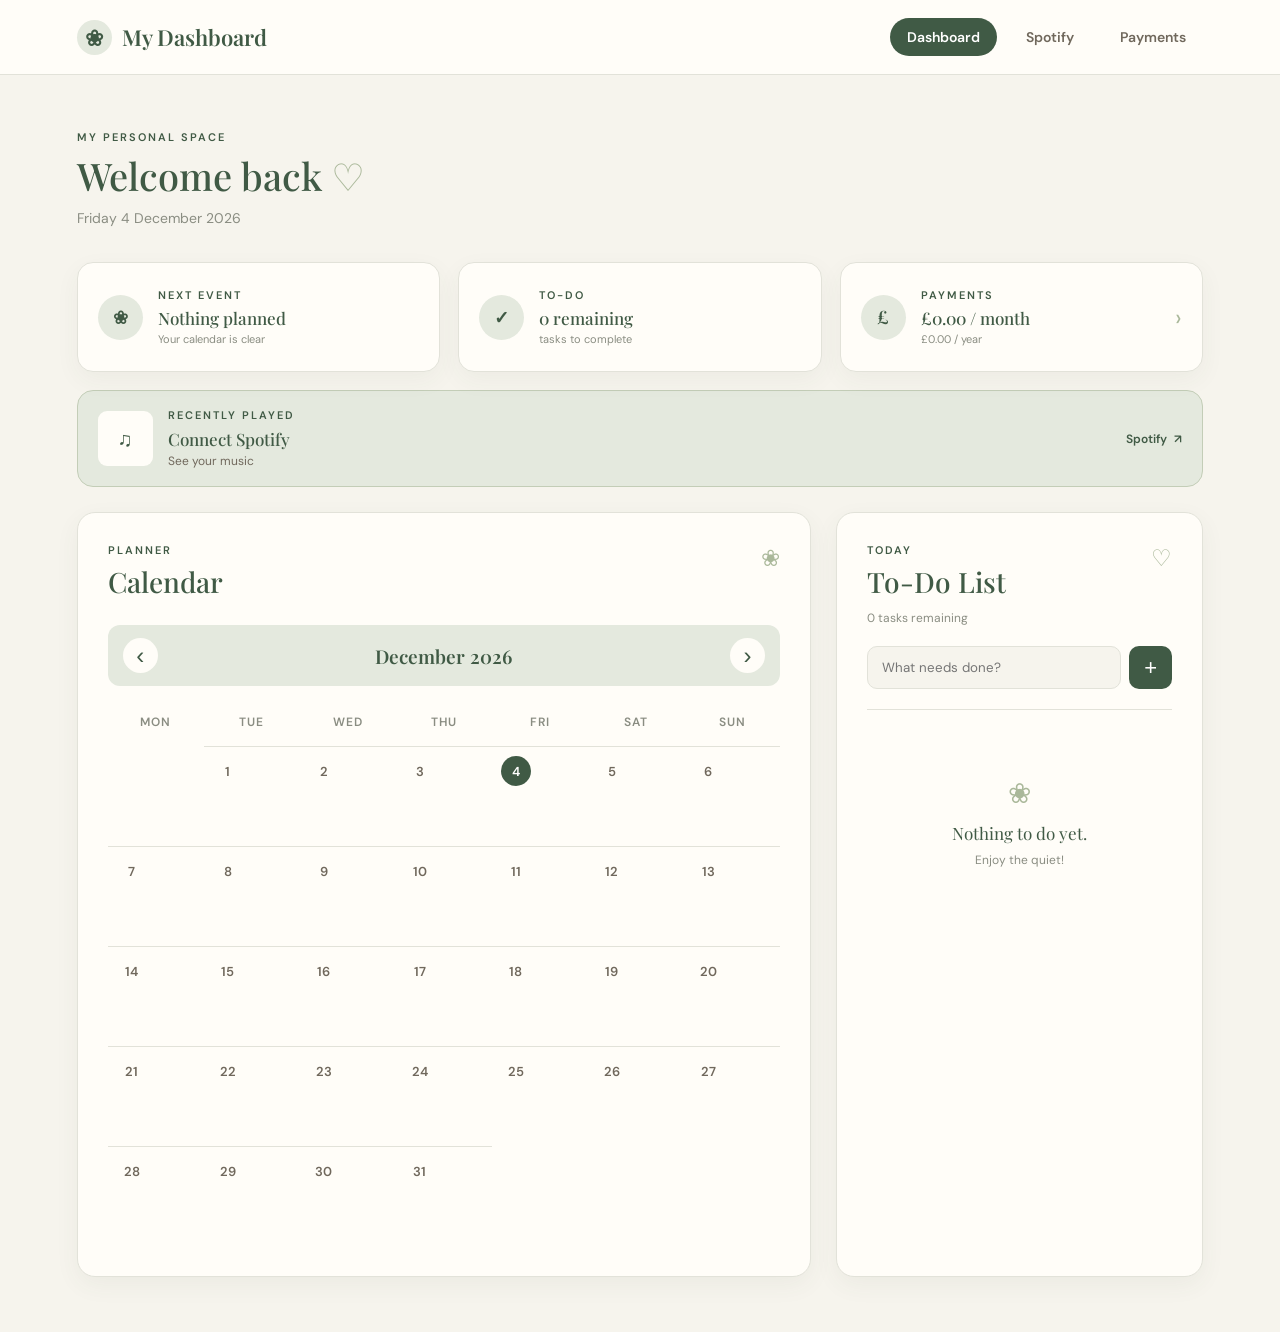
<file: index.html>
<!DOCTYPE html>
<html lang="en">

<head>
    <meta charset="UTF-8">
    <meta name="viewport" content="width=device-width, initial-scale=1.0">

    <title>My Dashboard</title>

    <!-- Fonts -->
    <link rel="preconnect" href="https://fonts.googleapis.com">
    <link rel="preconnect" href="https://fonts.gstatic.com" crossorigin>
    <link href="https://fonts.googleapis.com/css2?family=DM+Sans:wght@400;500;600&family=Playfair+Display:wght@500;600&display=swap" rel="stylesheet">

    <link rel="stylesheet" href="style.css">
</head>

<body>

    <!-- NAVIGATION -->
    <header>

        <a href="index.html" class="logo">
            <span class="logo-leaf">❀</span>
            <span>My Dashboard</span>
        </a>

        <nav>
            <a class="active" href="index.html">Dashboard</a>
            <a href="spotify.html">Spotify</a>
            <a href="payments.html">Payments</a>
        </nav>

    </header>


    <main>

        <!-- WELCOME -->
        <section class="welcome">

            <p class="welcome-small">MY PERSONAL SPACE</p>

            <h1>Welcome back <span>♡</span></h1>

            <p id="current-date"></p>

        </section>
<!-- =====================================
     DASHBOARD OVERVIEW
====================================== -->

<section class="overview-grid">

    <!-- NEXT EVENT -->
    <div class="overview-card">

        <div class="overview-icon">
            ❀
        </div>

        <div class="overview-content">

            <p class="section-label">
                NEXT EVENT
            </p>

            <h3 id="overview-event-name">
                Nothing planned
            </h3>

            <p id="overview-event-date">
                Your calendar is clear
            </p>

        </div>

    </div>


    <!-- TO DO -->
    <div class="overview-card">

        <div class="overview-icon">
            ✓
        </div>

        <div class="overview-content">

            <p class="section-label">
                TO-DO
            </p>

            <h3 id="overview-task-count">
                0 remaining
            </h3>

            <p>
                tasks to complete
            </p>

        </div>

    </div>


    <!-- PAYMENTS -->
    <a
        href="payments.html"
        class="overview-card overview-link">

        <div class="overview-icon">
            £
        </div>

        <div class="overview-content">

            <p class="section-label">
                PAYMENTS
            </p>

            <h3 id="overview-monthly">
                £0.00 / month
            </h3>

            <p id="overview-yearly">
                £0.00 / year
            </p>

        </div>

        <span class="overview-arrow">
            ›
        </span>

    </a>

</section>


<!-- =====================================
     RECENT MUSIC
====================================== -->

<a
    id="overview-spotify-card"
    href="spotify.html"
    class="overview-music-card">

    <div class="overview-music-left">

        <div
            id="overview-music-placeholder"
            class="overview-album-placeholder">

            ♫

        </div>

        <img
            id="overview-album-art"
            class="overview-album-art"
            alt=""
        >

        <div class="overview-music-info">

            <p
    class="section-label"
    id="overview-spotify-label">
    RECENTLY PLAYED
</p>

            <h3 id="overview-track-name">
                Connect Spotify
            </h3>

            <p id="overview-track-artist">
                See your music
            </p>

        </div>

    </div>


    <div class="overview-spotify-link">
        Spotify
        <span>↗</span>
    </div>

</a>

        <!-- DASHBOARD -->
        <div class="dashboard-grid">


            <!-- CALENDAR -->
            <section class="card calendar-card">

                <div class="section-heading">

                    <div>
                        <p class="section-label">PLANNER</p>
                        <h2>Calendar</h2>
                    </div>

                    <span class="decoration">❀</span>

                </div>


                <div class="calendar-header">

                    <button
                        id="previous-month"
                        class="month-button"
                        aria-label="Previous month">
                        ‹
                    </button>

                    <h3 id="month-year"></h3>

                    <button
                        id="next-month"
                        class="month-button"
                        aria-label="Next month">
                        ›
                    </button>

                </div>


                <div class="calendar-weekdays">

                    <span>Mon</span>
                    <span>Tue</span>
                    <span>Wed</span>
                    <span>Thu</span>
                    <span>Fri</span>
                    <span>Sat</span>
                    <span>Sun</span>

                </div>


                <div
                    id="calendar-days"
                    class="calendar-days">
                </div>

            </section>


            <!-- TO DO -->
            <section class="card todo-card">

                <div class="section-heading">

                    <div>
                        <p class="section-label">TODAY</p>
                        <h2>To-Do List</h2>
                    </div>

                    <span class="decoration">♡</span>

                </div>


                <div class="task-summary">

                    <span id="task-count">
                        0 tasks remaining
                    </span>

                </div>


                <div class="todo-input">

                    <input
                        type="text"
                        id="todo-input"
                        placeholder="What needs done?"
                        maxlength="100"
                    >

                    <button id="add-task">
                        +
                    </button>

                </div>


                <ul id="todo-list"></ul>


                <div id="empty-tasks" class="empty-state">

                    <span>❀</span>

                    <p>Nothing to do yet.</p>

                    <small>Enjoy the quiet!</small>

                </div>

            </section>

        </div>

    </main>


    <!-- ADD EVENT MODAL -->
    <div id="event-modal" class="modal">

        <div class="modal-content">

            <button
                id="close-modal"
                class="close-modal"
                aria-label="Close">
                ×
            </button>


            <div class="modal-flower">
                ❀
            </div>


            <p class="section-label">
                CALENDAR
            </p>

            <h2>Add an Event</h2>

            <p id="selected-date"></p>


            <label for="event-name">
                What are you doing?
            </label>

            <input
                type="text"
                id="event-name"
                placeholder="e.g. Lunch with friends"
                maxlength="100"
            >


            <button
                id="save-event"
                class="save-event">
                Add to Calendar
            </button>

        </div>

    </div>


    <script src="spotify.js"></script>
<script src="script.js"></script>

</body>

</html>
</file>
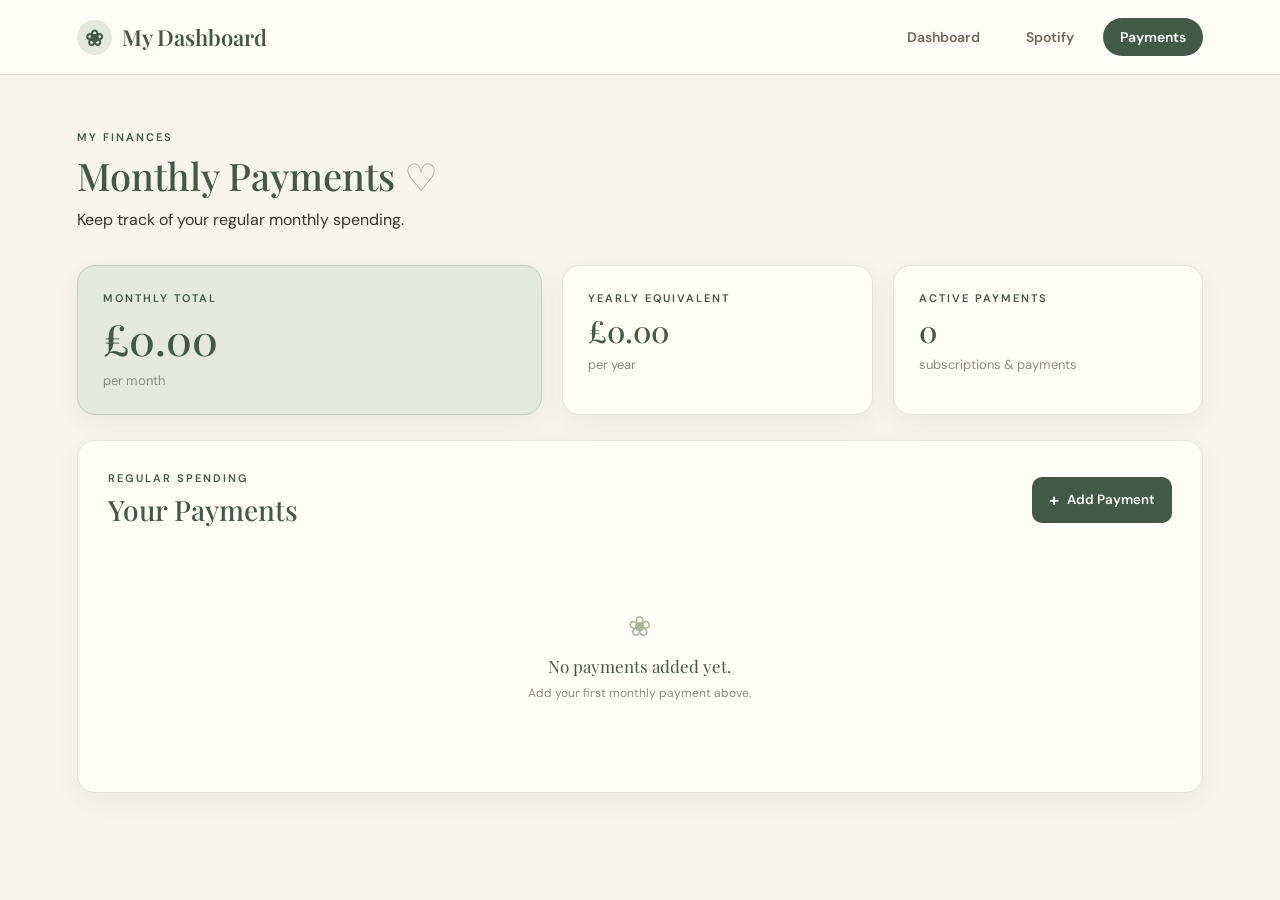
<file: payments.html>
<!DOCTYPE html>
<html lang="en">

<head>
    <meta charset="UTF-8">
    <meta name="viewport" content="width=device-width, initial-scale=1.0">

    <title>Payments | My Dashboard</title>

    <!-- Fonts -->
    <link rel="preconnect" href="https://fonts.googleapis.com">
    <link rel="preconnect" href="https://fonts.gstatic.com" crossorigin>

    <link
        href="https://fonts.googleapis.com/css2?family=DM+Sans:wght@400;500;600&family=Playfair+Display:wght@500;600&display=swap"
        rel="stylesheet"
    >

    <link rel="stylesheet" href="style.css">
</head>

<body>

    <!-- =====================================
         NAVIGATION
    ====================================== -->

    <header>

        <a href="index.html" class="logo">
            <span class="logo-leaf">❀</span>
            <span>My Dashboard</span>
        </a>

        <nav>

            <a href="index.html">
                Dashboard
            </a>

            <a href="spotify.html">
                Spotify
            </a>

            <a class="active" href="payments.html">
                Payments
            </a>

        </nav>

    </header>


    <main>

        <!-- =====================================
             PAGE TITLE
        ====================================== -->

        <section class="welcome">

            <p class="welcome-small">
                MY FINANCES
            </p>

            <h1>
                Monthly Payments <span>♡</span>
            </h1>

            <p>
                Keep track of your regular monthly spending.
            </p>

        </section>


        <!-- =====================================
             PAYMENT SUMMARY
        ====================================== -->

        <section class="payment-summary-grid">

            <!-- MONTHLY TOTAL -->

            <div class="summary-card main-summary">

                <p class="section-label">
                    MONTHLY TOTAL
                </p>

                <h2 id="monthly-total">
                    £0.00
                </h2>

                <p>
                    per month
                </p>

            </div>


            <!-- YEARLY TOTAL -->

            <div class="summary-card">

                <p class="section-label">
                    YEARLY EQUIVALENT
                </p>

                <h3 id="yearly-total">
                    £0.00
                </h3>

                <p>
                    per year
                </p>

            </div>


            <!-- ACTIVE PAYMENTS -->

            <div class="summary-card">

                <p class="section-label">
                    ACTIVE PAYMENTS
                </p>

                <h3 id="payment-count">
                    0
                </h3>

                <p>
                    subscriptions & payments
                </p>

            </div>

        </section>


        <!-- =====================================
             PAYMENTS
        ====================================== -->

        <section class="card payments-card">

            <div class="payments-heading">

                <div>

                    <p class="section-label">
                        REGULAR SPENDING
                    </p>

                    <h2>
                        Your Payments
                    </h2>

                </div>


                <button
                    id="open-payment-modal"
                    class="add-payment-button">

                    <span>+</span>
                    Add Payment

                </button>

            </div>


            <!-- PAYMENT LIST -->

            <div id="payments-list">
            </div>


            <!-- EMPTY STATE -->

            <div
                id="empty-payments"
                class="empty-state payment-empty">

                <span>❀</span>

                <p>
                    No payments added yet.
                </p>

                <small>
                    Add your first monthly payment above.
                </small>

            </div>

        </section>

    </main>


    <!-- =====================================
         ADD PAYMENT MODAL
    ====================================== -->

    <div
        id="payment-modal"
        class="modal">

        <div class="modal-content">

            <button
                id="close-payment-modal"
                class="close-modal"
                aria-label="Close">
                ×
            </button>


            <div class="modal-flower">
                ❀
            </div>


            <p class="section-label">
                PAYMENTS
            </p>


            <h2>
                Add a Payment
            </h2>


            <p class="modal-description">
                Add one of your regular monthly payments.
            </p>


            <!-- NAME -->

            <label for="payment-name">
                Payment name
            </label>

            <input
                type="text"
                id="payment-name"
                class="payment-input"
                placeholder="e.g. Spotify"
                maxlength="50"
            >


            <!-- AMOUNT -->

            <label for="payment-amount">
                Monthly amount
            </label>

            <div class="money-input">

                <span>£</span>

                <input
                    type="number"
                    id="payment-amount"
                    placeholder="0.00"
                    min="0"
                    step="0.01"
                >

            </div>


            <!-- CATEGORY -->

            <label for="payment-category">
                Category
            </label>

            <select
                id="payment-category"
                class="payment-select">

                <option value="Entertainment">
                    Entertainment
                </option>

                <option value="Music">
                    Music
                </option>

                <option value="Gaming">
                    Gaming
                </option>

                <option value="Phone">
                    Phone
                </option>

                <option value="Software">
                    Software
                </option>

                <option value="Other">
                    Other
                </option>

            </select>


            <button
                id="save-payment"
                class="save-event">

                Add Payment

            </button>

        </div>

    </div>


    <!-- =====================================
         PAYMENT JAVASCRIPT
    ====================================== -->

    <script>

        // ================================
        // ELEMENTS
        // ================================

        const paymentsList =
            document.getElementById("payments-list");

        const emptyPayments =
            document.getElementById("empty-payments");

        const monthlyTotal =
            document.getElementById("monthly-total");

        const yearlyTotal =
            document.getElementById("yearly-total");

        const paymentCount =
            document.getElementById("payment-count");


        // MODAL

        const paymentModal =
            document.getElementById("payment-modal");

        const openPaymentModalButton =
            document.getElementById("open-payment-modal");

        const closePaymentModalButton =
            document.getElementById("close-payment-modal");

        const savePaymentButton =
            document.getElementById("save-payment");


        // INPUTS

        const paymentNameInput =
            document.getElementById("payment-name");

        const paymentAmountInput =
            document.getElementById("payment-amount");

        const paymentCategoryInput =
            document.getElementById("payment-category");


        // ================================
        // LOAD PAYMENTS
        // ================================

        let payments =
            JSON.parse(
                localStorage.getItem("monthlyPayments")
            ) || [];


        // ================================
        // MONEY FORMAT
        // ================================

        function formatMoney(amount) {

            return new Intl.NumberFormat(
                "en-GB",
                {
                    style: "currency",
                    currency: "GBP"
                }
            ).format(amount);

        }


        // ================================
        // DISPLAY PAYMENTS
        // ================================

        function displayPayments() {

            paymentsList.innerHTML = "";


            if (payments.length === 0) {

                emptyPayments.style.display =
                    "block";

            } else {

                emptyPayments.style.display =
                    "none";

            }


            payments.forEach(
                function(payment, index) {

                    // PAYMENT ROW

                    const paymentItem =
                        document.createElement("div");

                    paymentItem.classList.add(
                        "payment-item"
                    );


                    // LEFT SIDE

                    const paymentInfo =
                        document.createElement("div");

                    paymentInfo.classList.add(
                        "payment-info"
                    );


                    const icon =
                        document.createElement("div");

                    icon.classList.add(
                        "payment-icon"
                    );

                    icon.textContent = "❀";


                    const paymentText =
                        document.createElement("div");


                    const name =
                        document.createElement("h3");

                    name.textContent =
                        payment.name;


                    const category =
                        document.createElement("p");

                    category.textContent =
                        payment.category;


                    paymentText.appendChild(name);

                    paymentText.appendChild(category);


                    paymentInfo.appendChild(icon);

                    paymentInfo.appendChild(
                        paymentText
                    );


                    // RIGHT SIDE

                    const paymentRight =
                        document.createElement("div");

                    paymentRight.classList.add(
                        "payment-right"
                    );


                    const amount =
                        document.createElement("strong");

                    amount.textContent =
                        formatMoney(payment.amount);


                    const removeButton =
                        document.createElement("button");

                    removeButton.classList.add(
                        "remove-payment"
                    );

                    removeButton.textContent = "×";

                    removeButton.title =
                        "Remove payment";


                    removeButton.addEventListener(
                        "click",
                        function() {

                            removePayment(index);

                        }
                    );


                    paymentRight.appendChild(amount);

                    paymentRight.appendChild(
                        removeButton
                    );


                    paymentItem.appendChild(
                        paymentInfo
                    );

                    paymentItem.appendChild(
                        paymentRight
                    );


                    paymentsList.appendChild(
                        paymentItem
                    );

                }
            );


            updateTotals();

        }


        // ================================
        // TOTALS
        // ================================

        function updateTotals() {

            const total =
                payments.reduce(
                    function(sum, payment) {

                        return sum + payment.amount;

                    },
                    0
                );


            const yearly =
                total * 12;


            monthlyTotal.textContent =
                formatMoney(total);


            yearlyTotal.textContent =
                formatMoney(yearly);


            paymentCount.textContent =
                payments.length;

        }


        // ================================
        // OPEN MODAL
        // ================================

        function openPaymentModal() {

            paymentModal.classList.add(
                "show"
            );


            paymentNameInput.value = "";

            paymentAmountInput.value = "";

            paymentCategoryInput.value =
                "Entertainment";


            setTimeout(
                function() {

                    paymentNameInput.focus();

                },
                100
            );

        }


        openPaymentModalButton.addEventListener(
            "click",
            openPaymentModal
        );


        // ================================
        // CLOSE MODAL
        // ================================

        function closePaymentModal() {

            paymentModal.classList.remove(
                "show"
            );

        }


        closePaymentModalButton.addEventListener(
            "click",
            closePaymentModal
        );


        paymentModal.addEventListener(
            "click",
            function(event) {

                if (
                    event.target === paymentModal
                ) {

                    closePaymentModal();

                }

            }
        );


        // ESCAPE CLOSES MODAL

        document.addEventListener(
            "keydown",
            function(event) {

                if (
                    event.key === "Escape"
                ) {

                    closePaymentModal();

                }

            }
        );


        // ================================
        // ADD PAYMENT
        // ================================

        function addPayment() {

            const name =
                paymentNameInput.value.trim();


            const amount =
                parseFloat(
                    paymentAmountInput.value
                );


            const category =
                paymentCategoryInput.value;


            // VALIDATION

            if (name === "") {

                paymentNameInput.focus();

                return;

            }


            if (
                isNaN(amount) ||
                amount <= 0
            ) {

                paymentAmountInput.focus();

                return;

            }


            // CREATE PAYMENT

            const newPayment = {

                name: name,

                amount: amount,

                category: category

            };


            payments.push(
                newPayment
            );


            savePayments();

            displayPayments();

            closePaymentModal();

        }


        savePaymentButton.addEventListener(
            "click",
            addPayment
        );


        // ENTER CAN ADD PAYMENT

        paymentAmountInput.addEventListener(
            "keydown",
            function(event) {

                if (
                    event.key === "Enter"
                ) {

                    addPayment();

                }

            }
        );


        // ================================
        // REMOVE PAYMENT
        // ================================

        function removePayment(index) {

            payments.splice(
                index,
                1
            );


            savePayments();

            displayPayments();

        }


        // ================================
        // SAVE
        // ================================

        function savePayments() {

            localStorage.setItem(
                "monthlyPayments",
                JSON.stringify(payments)
            );

        }


        // ================================
        // START
        // ================================

        displayPayments();

    </script>

</body>

</html>
</file>
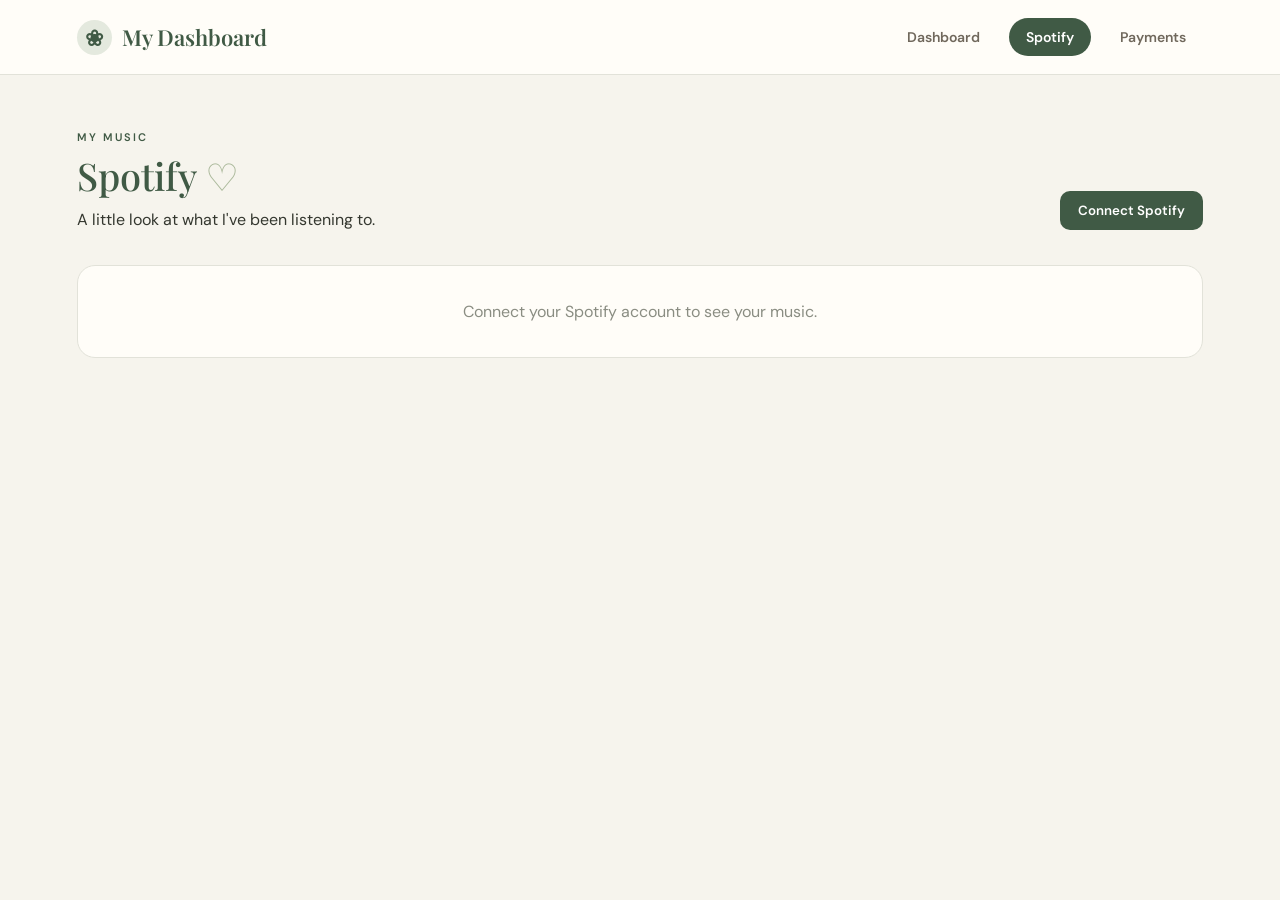
<file: spotify.html>
<!DOCTYPE html>
<html lang="en">

<head>
    <meta charset="UTF-8">
    <meta name="viewport" content="width=device-width, initial-scale=1.0">

    <title>Spotify | My Dashboard</title>

    <link rel="preconnect" href="https://fonts.googleapis.com">
    <link rel="preconnect" href="https://fonts.gstatic.com" crossorigin>

    <link
        href="https://fonts.googleapis.com/css2?family=DM+Sans:wght@400;500;600&family=Playfair+Display:wght@500;600&display=swap"
        rel="stylesheet"
    >

    <link rel="stylesheet" href="style.css">
</head>

<body>

    <!-- NAVIGATION -->
    <header>

        <a href="index.html" class="logo">
            <span class="logo-leaf">❀</span>
            <span>My Dashboard</span>
        </a>

        <nav>
            <a href="index.html">Dashboard</a>
            <a class="active" href="spotify.html">Spotify</a>
            <a href="payments.html">Payments</a>
        </nav>

    </header>


    <main>

        <!-- PAGE TITLE -->
        <section class="welcome spotify-welcome">

            <div>
                <p class="welcome-small">MY MUSIC</p>

                <h1>
                    Spotify <span>♡</span>
                </h1>

                <p>
                    A little look at what I've been listening to.
                </p>
            </div>

            <button id="spotify-login" class="spotify-login-button">
                Connect Spotify
            </button>

        </section>


        <!-- MESSAGE -->
        <div id="spotify-message" class="spotify-message">
            Connect your Spotify account to see your music.
        </div>


        <!-- SPOTIFY CONTENT -->
        <div id="spotify-content" class="spotify-content">


            <!-- PROFILE -->
            <section class="card spotify-profile-card">

                <div class="spotify-profile">

                    <img
                        id="spotify-profile-image"
                        class="spotify-profile-image"
                        alt="Spotify profile"
                    >

                    <div>

                        <p class="section-label">
                            SPOTIFY PROFILE
                        </p>

                        <h2 id="spotify-display-name">
                            My Spotify
                        </h2>

                        <p id="spotify-followers">
                            0 followers
                        </p>

                    </div>

                </div>

                <a
                    id="spotify-profile-link"
                    class="spotify-outline-button"
                    href="#"
                    target="_blank"
                    rel="noopener noreferrer">

                    Open Spotify ↗

                </a>

            </section>


            <!-- LISTENING STATS -->
            <section class="spotify-stats-grid">

                <div class="summary-card main-summary">

                    <p class="section-label">
                        TRACKED LISTENING
                    </p>

                    <h2 id="tracked-time">
                        0m
                    </h2>

                    <p>
                        listening time
                    </p>

                </div>


                <div class="summary-card">

                    <p class="section-label">
                        TRACKS PLAYED
                    </p>

                    <h3 id="tracked-songs">
                        0
                    </h3>

                    <p>
                        tracked plays
                    </p>

                </div>


                <div class="summary-card">

                    <p class="section-label">
                        TOP ARTIST
                    </p>

                    <h3
                        id="favourite-artist"
                        class="stat-artist">

                        —

                    </h3>

                    <p>
                        from your selected period
                    </p>

                </div>

            </section>


            <!-- CURRENTLY PLAYING -->
            <section class="card spotify-section">

                <div class="section-heading">

                    <div>
                        <p class="section-label">
                            RIGHT NOW
                        </p>

                        <h2>Now Playing</h2>
                    </div>

                    <span class="decoration">♫</span>

                </div>


                <div id="now-playing">
                    <p class="spotify-placeholder">
                        Nothing playing right now.
                    </p>
                </div>

            </section>


            <!-- TOP ARTISTS -->
            <section class="card spotify-section">

                <div class="spotify-section-header">

                    <div>

                        <p class="section-label">
                            YOUR FAVOURITES
                        </p>

                        <h2>Top Artists</h2>

                    </div>


                    <select
                        id="spotify-time-range"
                        class="spotify-filter">

                        <option value="short_term">
                            Last 4 weeks
                        </option>

                        <option value="medium_term" selected>
                            Last 6 months
                        </option>

                        <option value="long_term">
                            Around 1 year
                        </option>

                    </select>

                </div>


                <div
                    id="top-artists"
                    class="artist-grid">
                </div>

            </section>


            <!-- TOP TRACKS -->
            <section class="card spotify-section">

                <div class="section-heading">

                    <div>

                        <p class="section-label">
                            MOST PLAYED
                        </p>

                        <h2>Top Tracks</h2>

                    </div>

                    <span class="decoration">♡</span>

                </div>


                <div id="top-tracks">
                </div>

            </section>


            <!-- RECENTLY PLAYED -->
            <section class="card spotify-section">

                <div class="section-heading">

                    <div>

                        <p class="section-label">
                            RECENTLY
                        </p>

                        <h2>Recently Played</h2>

                    </div>

                    <span class="decoration">❀</span>

                </div>


                <div id="recent-tracks">
                </div>

            </section>


        </div>

    </main>


<script>

/* =========================================================
   SPOTIFY SETTINGS
========================================================= */

const CLIENT_ID =
    "fae13fa2e07742fe965dc432cd6de43d";

const REDIRECT_URI =
    "https://crocenjoyer.github.io/Info/spotify.html";

const SCOPES = [
    "user-read-private",
    "user-read-email",
    "user-read-currently-playing",
    "user-read-playback-state",
    "user-read-recently-played",
    "user-top-read"
];


/* =========================================================
   PAGE ELEMENTS
========================================================= */

const loginButton =
    document.getElementById("spotify-login");

const message =
    document.getElementById("spotify-message");

const content =
    document.getElementById("spotify-content");

const timeRange =
    document.getElementById("spotify-time-range");


/* =========================================================
   PKCE HELPERS
========================================================= */

function generateRandomString(length) {

    const possible =
        "ABCDEFGHIJKLMNOPQRSTUVWXYZabcdefghijklmnopqrstuvwxyz0123456789";

    const values =
        crypto.getRandomValues(
            new Uint8Array(length)
        );

    return values.reduce(
        (acc, x) =>
            acc + possible[x % possible.length],
        ""
    );
}


async function sha256(plain) {

    const encoder =
        new TextEncoder();

    const data =
        encoder.encode(plain);

    return window.crypto.subtle.digest(
        "SHA-256",
        data
    );
}


function base64urlencode(input) {

    return btoa(
        String.fromCharCode(
            ...new Uint8Array(input)
        )
    )
        .replace(/=/g, "")
        .replace(/\+/g, "-")
        .replace(/\//g, "_");
}


/* =========================================================
   LOGIN
========================================================= */

async function loginWithSpotify() {

    const verifier =
        generateRandomString(64);

    const hashed =
        await sha256(verifier);

    const challenge =
        base64urlencode(hashed);


    localStorage.setItem(
        "spotify_code_verifier",
        verifier
    );


    const params =
        new URLSearchParams();

    params.append(
        "client_id",
        CLIENT_ID
    );

    params.append(
        "response_type",
        "code"
    );

    params.append(
        "redirect_uri",
        REDIRECT_URI
    );

    params.append(
        "scope",
        SCOPES.join(" ")
    );

    params.append(
        "code_challenge_method",
        "S256"
    );

    params.append(
        "code_challenge",
        challenge
    );


    window.location.href =
        "https://accounts.spotify.com/authorize?" +
        params.toString();
}


loginButton.addEventListener(
    "click",
    loginWithSpotify
);


/* =========================================================
   EXCHANGE CODE FOR TOKEN
========================================================= */

async function exchangeCodeForToken(code) {

    const verifier =
        localStorage.getItem(
            "spotify_code_verifier"
        );


    const body =
        new URLSearchParams();

    body.append(
        "client_id",
        CLIENT_ID
    );

    body.append(
        "grant_type",
        "authorization_code"
    );

    body.append(
        "code",
        code
    );

    body.append(
        "redirect_uri",
        REDIRECT_URI
    );

    body.append(
        "code_verifier",
        verifier
    );


    const response =
        await fetch(
            "https://accounts.spotify.com/api/token",
            {
                method: "POST",

                headers: {
                    "Content-Type":
                        "application/x-www-form-urlencoded"
                },

                body: body
            }
        );


    if (!response.ok) {

        throw new Error(
            "Spotify login failed."
        );
    }


    const data =
        await response.json();


    saveTokens(data);


    window.history.replaceState(
        {},
        document.title,
        REDIRECT_URI
    );


    return data.access_token;
}


/* =========================================================
   SAVE TOKENS
========================================================= */

function saveTokens(data) {

    localStorage.setItem(
        "spotify_access_token",
        data.access_token
    );


    if (data.refresh_token) {

        localStorage.setItem(
            "spotify_refresh_token",
            data.refresh_token
        );
    }


    localStorage.setItem(
        "spotify_token_expires",
        Date.now() +
        (data.expires_in * 1000)
    );
}


/* =========================================================
   REFRESH ACCESS TOKEN
========================================================= */

async function refreshAccessToken() {

    const refreshToken =
        localStorage.getItem(
            "spotify_refresh_token"
        );


    if (!refreshToken) {

        return null;
    }


    const body =
        new URLSearchParams();

    body.append(
        "client_id",
        CLIENT_ID
    );

    body.append(
        "grant_type",
        "refresh_token"
    );

    body.append(
        "refresh_token",
        refreshToken
    );


    const response =
        await fetch(
            "https://accounts.spotify.com/api/token",
            {
                method: "POST",

                headers: {
                    "Content-Type":
                        "application/x-www-form-urlencoded"
                },

                body: body
            }
        );


    if (!response.ok) {

        return null;
    }


    const data =
        await response.json();


    saveTokens(data);


    return data.access_token;
}


/* =========================================================
   GET VALID TOKEN
========================================================= */

async function getAccessToken() {

    let token =
        localStorage.getItem(
            "spotify_access_token"
        );


    const expiry =
        Number(
            localStorage.getItem(
                "spotify_token_expires"
            )
        );


    if (
        token &&
        expiry &&
        Date.now() < expiry - 60000
    ) {

        return token;
    }


    return await refreshAccessToken();
}


/* =========================================================
   SPOTIFY REQUEST
========================================================= */

async function spotifyFetch(endpoint) {

    let token =
        await getAccessToken();


    if (!token) {

        throw new Error(
            "Not connected to Spotify."
        );
    }


    let response =
        await fetch(
            "https://api.spotify.com/v1" +
            endpoint,
            {
                headers: {
                    Authorization:
                        `Bearer ${token}`
                }
            }
        );


    /* Try refreshing once if token expired */

    if (response.status === 401) {

        token =
            await refreshAccessToken();


        if (token) {

            response =
                await fetch(
                    "https://api.spotify.com/v1" +
                    endpoint,
                    {
                        headers: {
                            Authorization:
                                `Bearer ${token}`
                        }
                    }
                );
        }
    }


    return response;
}


/* =========================================================
   PROFILE
========================================================= */

async function loadProfile() {

    const response =
        await spotifyFetch("/me");


    if (!response.ok) {

        throw new Error(
            "Could not load Spotify profile."
        );
    }


    const profile =
        await response.json();


    document.getElementById(
        "spotify-display-name"
    ).textContent =
        profile.display_name ||
        "My Spotify";


    document.getElementById(
        "spotify-followers"
    ).textContent =
        `${profile.followers.total} followers`;


    const profileImage =
        document.getElementById(
            "spotify-profile-image"
        );


    if (
        profile.images &&
        profile.images.length > 0
    ) {

        profileImage.src =
            profile.images[0].url;

        profileImage.style.display =
            "block";

    } else {

        profileImage.style.display =
            "none";
    }


    document.getElementById(
        "spotify-profile-link"
    ).href =
        profile.external_urls.spotify;
}


/* =========================================================
   TOP ARTISTS
========================================================= */

async function loadTopArtists() {

    const range =
        timeRange.value;


    const response =
        await spotifyFetch(
            `/me/top/artists?limit=5&time_range=${range}`
        );


    if (!response.ok) {

        return;
    }


    const data =
        await response.json();


    const container =
        document.getElementById(
            "top-artists"
        );


    container.innerHTML = "";


    data.items.forEach(
        function(artist, index) {

            const card =
                document.createElement("a");


            card.className =
                "artist-card";


            card.href =
                artist.external_urls.spotify;


            card.target =
                "_blank";


            card.rel =
                "noopener noreferrer";


            const image =
                artist.images?.[0]?.url || "";


            card.innerHTML = `
                <div class="artist-number">
                    ${index + 1}
                </div>

                <img
                    src="${image}"
                    alt=""
                >

                <h3>
                    ${escapeHTML(artist.name)}
                </h3>
            `;


            container.appendChild(card);

        }
    );


    const favouriteArtist =
        document.getElementById(
            "favourite-artist"
        );


    favouriteArtist.textContent =
        data.items[0]?.name || "—";
}


/* =========================================================
   TOP TRACKS
========================================================= */

async function loadTopTracks() {

    const range =
        timeRange.value;


    const response =
        await spotifyFetch(
            `/me/top/tracks?limit=5&time_range=${range}`
        );


    if (!response.ok) {

        return;
    }


    const data =
        await response.json();


    const container =
        document.getElementById(
            "top-tracks"
        );


    container.innerHTML = "";


    data.items.forEach(
        function(track, index) {

            container.appendChild(
                createTrackRow(
                    track,
                    index + 1
                )
            );

        }
    );
}


/* =========================================================
   RECENTLY PLAYED + LISTENING TRACKER
========================================================= */

async function loadRecentlyPlayed() {

    const response =
        await spotifyFetch(
            "/me/player/recently-played?limit=50"
        );


    if (!response.ok) {

        return;
    }


    const data =
        await response.json();


    trackListeningHistory(
        data.items
    );


    const container =
        document.getElementById(
            "recent-tracks"
        );


    container.innerHTML = "";


    data.items
        .slice(0, 8)
        .forEach(
            function(item) {

                container.appendChild(
                    createTrackRow(
                        item.track,
                        null,
                        item.played_at
                    )
                );

            }
        );
}


/* =========================================================
   TRACK LISTENING HISTORY
========================================================= */

function trackListeningHistory(items) {

    let history =
        JSON.parse(
            localStorage.getItem(
                "spotifyListeningHistory"
            )
        ) || {};


    items.forEach(
        function(item) {

            /*
             played_at is unique enough to identify
             each play returned by Spotify.
            */

            const playID =
                item.played_at;


            if (!history[playID]) {
history[playID] = {

    duration:
        item.track.duration_ms,

    track:
        item.track.name,

    artist:
        item.track.artists
            .map(
                artist =>
                    artist.name
            )
            .join(", "),

    playedAt:
        item.played_at,

    image:
        item.track.album.images?.[0]?.url || ""

};
                
            }

        }
    );


    localStorage.setItem(
        "spotifyListeningHistory",
        JSON.stringify(history)
    );


    displayListeningStats(
        history
    );
}


/* =========================================================
   LISTENING STATS
========================================================= */

function displayListeningStats(history) {

    const plays =
        Object.values(history);


    const totalMilliseconds =
        plays.reduce(
            function(total, play) {

                return total +
                    play.duration;

            },
            0
        );


    document.getElementById(
        "tracked-time"
    ).textContent =
        formatListeningTime(
            totalMilliseconds
        );


    document.getElementById(
        "tracked-songs"
    ).textContent =
        plays.length;
}


function formatListeningTime(milliseconds) {

    const totalMinutes =
        Math.floor(
            milliseconds / 60000
        );


    const hours =
        Math.floor(
            totalMinutes / 60
        );


    const minutes =
        totalMinutes % 60;


    if (hours === 0) {

        return `${minutes}m`;
    }


    return `${hours}h ${minutes}m`;
}


/* =========================================================
   NOW PLAYING
========================================================= */

async function loadNowPlaying() {

    const response =
        await spotifyFetch(
            "/me/player/currently-playing"
        );


    const container =
        document.getElementById(
            "now-playing"
        );


    if (
        response.status === 204 ||
        !response.ok
    ) {

        container.innerHTML = `
            <p class="spotify-placeholder">
                Nothing playing right now.
            </p>
        `;

        return;
    }


    const data =
        await response.json();


    if (!data.item) {

        return;
    }


    const track =
        data.item;


    const artwork =
        track.album.images?.[0]?.url || "";


    container.innerHTML = `
        <a
            class="now-playing-card"
            href="${track.external_urls.spotify}"
            target="_blank"
            rel="noopener noreferrer"
        >

            <img
                src="${artwork}"
                alt=""
            >

            <div>

                <span class="now-playing-status">
                    ${data.is_playing
                        ? "♫ Playing now"
                        : "Paused"}
                </span>

                <h3>
                    ${escapeHTML(track.name)}
                </h3>

                <p>
                    ${escapeHTML(
                        track.artists
                            .map(
                                artist =>
                                    artist.name
                            )
                            .join(", ")
                    )}
                </p>

                <small>
                    ${escapeHTML(track.album.name)}
                </small>

            </div>

        </a>
    `;
}


/* =========================================================
   CREATE TRACK ROW
========================================================= */

function createTrackRow(
    track,
    number = null,
    playedAt = null
) {

    const row =
        document.createElement("a");


    row.className =
        "spotify-track";


    row.href =
        track.external_urls.spotify;


    row.target =
        "_blank";


    row.rel =
        "noopener noreferrer";


    const artwork =
        track.album.images?.[0]?.url || "";


    const artists =
        track.artists
            .map(
                artist =>
                    artist.name
            )
            .join(", ");


    let leftLabel = "";


    if (number !== null) {

        leftLabel = `
            <span class="track-number">
                ${number}
            </span>
        `;

    }


    let dateLabel = "";


    if (playedAt) {

        const date =
            new Date(playedAt);


        dateLabel = `
            <span class="played-time">
                ${date.toLocaleString(
                    "en-GB",
                    {
                        day: "numeric",
                        month: "short",
                        hour: "2-digit",
                        minute: "2-digit"
                    }
                )}
            </span>
        `;

    }


    row.innerHTML = `

        ${leftLabel}

        <img
            src="${artwork}"
            alt=""
        >

        <div class="track-information">

            <h3>
                ${escapeHTML(track.name)}
            </h3>

            <p>
                ${escapeHTML(artists)}
            </p>

        </div>

        ${dateLabel}

        <span class="spotify-arrow">
            ↗
        </span>

    `;


    return row;
}


/* =========================================================
   BASIC HTML SAFETY
========================================================= */

function escapeHTML(value) {

    const element =
        document.createElement("div");

    element.textContent =
        value;

    return element.innerHTML;
}


/* =========================================================
   LOAD DASHBOARD
========================================================= */

async function loadSpotifyDashboard() {

    message.textContent =
        "Loading your Spotify...";


    try {

        await Promise.all([
            loadProfile(),
            loadTopArtists(),
            loadTopTracks(),
            loadRecentlyPlayed(),
            loadNowPlaying()
        ]);


        content.style.display =
            "block";


        message.style.display =
            "none";


        loginButton.textContent =
            "Reconnect Spotify";


    } catch (error) {

        console.error(error);


        content.style.display =
            "none";


        message.style.display =
            "block";


        message.textContent =
            "Connect your Spotify account to see your music.";

    }
}


/* =========================================================
   CHANGE TIME PERIOD
========================================================= */

timeRange.addEventListener(
    "change",
    async function() {

        await Promise.all([
            loadTopArtists(),
            loadTopTracks()
        ]);

    }
);


/* =========================================================
   START
========================================================= */

async function initialiseSpotify() {

    const params =
        new URLSearchParams(
            window.location.search
        );


    const error =
        params.get("error");


    if (error) {

        message.textContent =
            "Spotify connection was cancelled.";

        return;
    }


    const code =
        params.get("code");


    try {

        if (code) {

            await exchangeCodeForToken(
                code
            );

        }


        const token =
            await getAccessToken();


        if (token) {

            await loadSpotifyDashboard();

        }

    } catch (error) {

        console.error(error);


        message.textContent =
            "Something went wrong while connecting Spotify.";

    }

}


initialiseSpotify();

</script>

</body>
</html>
</file>
<file: style.css>
/* =====================================
   COLOURS
===================================== */

:root {
    --forest: #405a45;
    --forest-dark: #304536;

    --sage: #aab89a;
    --sage-medium: #c3cdb7;
    --sage-light: #e4e9de;

    --cream: #f6f4ed;
    --warm-white: #fffdf8;

    --brown: #70685c;
    --text: #34372f;
    --muted: #8a8d82;

    --border: #e2e2d9;
}


/* =====================================
   GENERAL
===================================== */

* {
    box-sizing: border-box;
    margin: 0;
    padding: 0;
}

body {
    font-family: "DM Sans", sans-serif;

    background-color: var(--cream);

    color: var(--text);

    min-height: 100vh;
}


/* =====================================
   NAVIGATION
===================================== */

header {
    min-height: 75px;

    padding: 0 6%;

    display: flex;
    justify-content: space-between;
    align-items: center;

    background-color: var(--warm-white);

    border-bottom: 1px solid var(--border);
}


.logo {
    display: flex;
    align-items: center;

    gap: 10px;

    text-decoration: none;

    color: var(--forest);

    font-family: "Playfair Display", serif;

    font-size: 22px;
    font-weight: 600;
}


.logo-leaf {
    display: flex;
    justify-content: center;
    align-items: center;

    width: 35px;
    height: 35px;

    background-color: var(--sage-light);

    border-radius: 50%;

    color: var(--forest);
}


nav {
    display: flex;

    gap: 12px;
}


nav a {
    padding: 10px 17px;

    border-radius: 25px;

    text-decoration: none;

    color: var(--brown);

    font-size: 14px;
    font-weight: 600;

    transition: 0.2s;
}


nav a:hover {
    background-color: var(--sage-light);

    color: var(--forest);
}


nav a.active {
    background-color: var(--forest);

    color: white;
}


/* =====================================
   MAIN
===================================== */

main {
    width: 88%;

    max-width: 1300px;

    margin: 55px auto;
}


/* =====================================
   WELCOME
===================================== */

.welcome {
    margin-bottom: 35px;
}


.welcome-small,
.section-label {
    margin-bottom: 6px;

    color: var(--forest);

    font-size: 11px;
    font-weight: 600;

    letter-spacing: 2px;
}


.welcome h1 {
    margin-bottom: 8px;

    font-family: "Playfair Display", serif;

    color: var(--forest);

    font-size: 38px;

    font-weight: 500;
}


.welcome h1 span {
    color: var(--sage);
}


.welcome #current-date {
    color: var(--muted);

    font-size: 14px;
}


/* =====================================
   DASHBOARD GRID
===================================== */

.dashboard-grid {
    display: grid;

    grid-template-columns: 2fr 1fr;

    gap: 25px;

    align-items: stretch;
}


/* =====================================
   CARDS
===================================== */

.card {
    background-color: var(--warm-white);

    border: 1px solid var(--border);

    border-radius: 18px;

    padding: 30px;

    box-shadow:
        0 8px 25px rgba(68, 78, 61, 0.06);
}


.section-heading {
    display: flex;

    justify-content: space-between;
    align-items: flex-start;

    margin-bottom: 25px;
}


.section-heading h2 {
    font-family: "Playfair Display", serif;

    color: var(--forest);

    font-size: 28px;

    font-weight: 500;
}


.decoration {
    color: var(--sage);

    font-size: 23px;
}


/* =====================================
   CALENDAR HEADER
===================================== */

.calendar-header {
    display: flex;

    justify-content: space-between;
    align-items: center;

    padding: 13px 15px;

    margin-bottom: 20px;

    background-color: var(--sage-light);

    border-radius: 12px;
}


.calendar-header h3 {
    font-family: "Playfair Display", serif;

    color: var(--forest);

    font-size: 19px;

    font-weight: 600;
}


.month-button {
    width: 35px;
    height: 35px;

    border: none;

    border-radius: 50%;

    background-color: var(--warm-white);

    color: var(--forest);

    font-size: 24px;

    cursor: pointer;

    transition: 0.2s;
}


.month-button:hover {
    background-color: var(--forest);

    color: white;
}


/* =====================================
   WEEKDAYS
===================================== */

.calendar-weekdays {
    display: grid;

    grid-template-columns: repeat(7, 1fr);

    margin-bottom: 8px;

    text-align: center;
}


.calendar-weekdays span {
    padding: 8px;

    color: var(--muted);

    font-size: 12px;
    font-weight: 600;

    text-transform: uppercase;

    letter-spacing: 1px;
}


/* =====================================
   CALENDAR DAYS
===================================== */

.calendar-days {
    display: grid;

    grid-template-columns: repeat(7, 1fr);
}


.calendar-empty {
    min-height: 100px;
}


.calendar-day {
    min-height: 100px;

    padding: 9px;

    border-top: 1px solid var(--border);

    cursor: pointer;

    transition: 0.2s;
}


.calendar-day:hover {
    background-color: #f1f4ed;
}


.day-number {
    display: inline-flex;

    justify-content: center;
    align-items: center;

    width: 30px;
    height: 30px;

    border-radius: 50%;

    color: var(--brown);

    font-size: 13px;

    font-weight: 600;
}


/* TODAY */

.calendar-day.today .day-number {
    background-color: var(--forest);

    color: white;
}


/* =====================================
   EVENTS
===================================== */

.calendar-event {
    display: flex;

    align-items: center;

    gap: 5px;

    margin-top: 6px;

    padding: 6px 7px;

    background-color: var(--sage-light);

    border-left: 3px solid var(--sage);

    border-radius: 4px;

    color: var(--forest);

    font-size: 11px;
}


.event-text {
    flex: 1;

    overflow: hidden;

    text-overflow: ellipsis;

    white-space: nowrap;
}


.delete-event {
    border: none;

    background: transparent;

    color: var(--muted);

    cursor: pointer;

    font-size: 14px;
}


.delete-event:hover {
    color: var(--forest-dark);
}


/* =====================================
   TO DO
===================================== */

.task-summary {
    margin-top: -15px;

    margin-bottom: 20px;

    color: var(--muted);

    font-size: 12px;
}


.todo-input {
    display: flex;

    gap: 8px;

    padding-bottom: 20px;

    border-bottom: 1px solid var(--border);
}


.todo-input input {
    flex: 1;

    min-width: 0;

    padding: 12px 14px;

    border: 1px solid var(--border);

    border-radius: 10px;

    background-color: var(--cream);

    color: var(--text);

    font-family: inherit;

    outline: none;
}


.todo-input input:focus {
    border-color: var(--sage);
}


.todo-input button {
    width: 43px;
    height: 43px;

    border: none;

    border-radius: 10px;

    background-color: var(--forest);

    color: white;

    font-size: 22px;

    cursor: pointer;

    transition: 0.2s;
}


.todo-input button:hover {
    background-color: var(--forest-dark);
}


/* =====================================
   TASKS
===================================== */

#todo-list {
    list-style: none;

    margin-top: 10px;
}


.todo-item {
    display: flex;

    align-items: center;

    gap: 11px;

    padding: 14px 5px;

    border-bottom: 1px solid var(--border);
}


.todo-item input[type="checkbox"] {
    width: 17px;
    height: 17px;

    accent-color: var(--forest);

    cursor: pointer;
}


.task-text {
    flex: 1;

    font-size: 14px;

    word-break: break-word;
}


.todo-item.completed .task-text {
    color: var(--muted);

    text-decoration: line-through;
}


.delete-task {
    border: none;

    background: transparent;

    color: #b1afa5;

    font-size: 19px;

    cursor: pointer;
}


.delete-task:hover {
    color: var(--forest);
}


/* =====================================
   EMPTY TASK LIST
===================================== */

.empty-state {
    padding: 55px 20px;

    text-align: center;

    color: var(--muted);
}


.empty-state span {
    display: block;

    margin-bottom: 10px;

    color: var(--sage);

    font-size: 28px;
}


.empty-state p {
    margin-bottom: 4px;

    font-family: "Playfair Display", serif;

    color: var(--forest);

    font-size: 17px;
}


.empty-state small {
    font-size: 12px;
}


/* =====================================
   EVENT MODAL
===================================== */

.modal {
    position: fixed;

    inset: 0;

    display: none;

    justify-content: center;
    align-items: center;

    padding: 20px;

    background-color: rgba(48, 69, 54, 0.38);

    backdrop-filter: blur(3px);

    z-index: 1000;
}


.modal.show {
    display: flex;
}


.modal-content {
    position: relative;

    width: 100%;

    max-width: 430px;

    padding: 40px;

    background-color: var(--warm-white);

    border: 1px solid var(--sage-medium);

    border-radius: 20px;

    box-shadow:
        0 20px 60px rgba(44, 57, 43, 0.18);

    text-align: center;
}


.modal-flower {
    display: flex;

    justify-content: center;
    align-items: center;

    width: 50px;
    height: 50px;

    margin: 0 auto 18px;

    border-radius: 50%;

    background-color: var(--sage-light);

    color: var(--forest);

    font-size: 22px;
}


.modal-content h2 {
    margin-bottom: 8px;

    font-family: "Playfair Display", serif;

    color: var(--forest);

    font-size: 29px;

    font-weight: 500;
}


#selected-date {
    margin-bottom: 25px;

    color: var(--muted);

    font-size: 13px;
}


.modal-content label {
    display: block;

    margin-bottom: 8px;

    color: var(--brown);

    font-size: 13px;

    font-weight: 600;

    text-align: left;
}


#event-name {
    width: 100%;

    margin-bottom: 15px;

    padding: 13px 14px;

    border: 1px solid var(--border);

    border-radius: 10px;

    background-color: var(--cream);

    color: var(--text);

    font-family: inherit;

    outline: none;
}


#event-name:focus {
    border-color: var(--sage);
}


.save-event {
    width: 100%;

    padding: 13px;

    border: none;

    border-radius: 10px;

    background-color: var(--forest);

    color: white;

    font-family: inherit;

    font-weight: 600;

    cursor: pointer;

    transition: 0.2s;
}


.save-event:hover {
    background-color: var(--forest-dark);
}


.close-modal {
    position: absolute;

    top: 15px;
    right: 18px;

    border: none;

    background: transparent;

    color: var(--muted);

    font-size: 25px;

    cursor: pointer;
}


.close-modal:hover {
    color: var(--forest);
}


/* =====================================
   RESPONSIVE
===================================== */

@media (max-width: 850px) {

    .dashboard-grid {
        grid-template-columns: 1fr;
    }

}


@media (max-width: 650px) {

    header {
        padding: 15px 4%;

        flex-direction: column;

        gap: 15px;
    }


    nav {
        width: 100%;

        justify-content: center;
    }


    nav a {
        padding: 8px 12px;
    }


    main {
        width: 94%;

        margin-top: 30px;
    }


    .welcome h1 {
        font-size: 31px;
    }


    .card {
        padding: 18px;
    }


    .calendar-weekdays span {
        padding: 5px 1px;

        font-size: 9px;

        letter-spacing: 0;
    }


    .calendar-day,
    .calendar-empty {
        min-height: 70px;
    }


    .calendar-day {
        padding: 4px;
    }


    .day-number {
        width: 25px;
        height: 25px;

        font-size: 11px;
    }


    .calendar-event {
        padding: 4px;

        font-size: 9px;
    }

}

/* =====================================
   PAYMENTS PAGE
===================================== */

.payment-summary-grid {
    display: grid;

    grid-template-columns: 1.5fr 1fr 1fr;

    gap: 20px;

    margin-bottom: 25px;
}


.summary-card {
    padding: 25px;

    background-color: var(--warm-white);

    border: 1px solid var(--border);

    border-radius: 18px;

    box-shadow:
        0 8px 25px rgba(68, 78, 61, 0.06);
}


.summary-card h2,
.summary-card h3 {
    margin: 5px 0;

    font-family: "Playfair Display", serif;

    color: var(--forest);

    font-weight: 500;
}


.summary-card h2 {
    font-size: 42px;
}


.summary-card h3 {
    font-size: 30px;
}


.summary-card > p:last-child {
    color: var(--muted);

    font-size: 13px;
}


.main-summary {
    background-color: var(--sage-light);

    border-color: var(--sage-medium);
}


/* =====================================
   PAYMENT LIST CARD
===================================== */

.payments-card {
    min-height: 300px;
}


.payments-heading {
    display: flex;

    justify-content: space-between;
    align-items: center;

    gap: 20px;

    margin-bottom: 20px;
}


.payments-heading h2 {
    font-family: "Playfair Display", serif;

    color: var(--forest);

    font-size: 28px;

    font-weight: 500;
}


/* =====================================
   ADD PAYMENT BUTTON
===================================== */

.add-payment-button {
    display: flex;

    align-items: center;

    gap: 8px;

    padding: 11px 17px;

    border: none;

    border-radius: 10px;

    background-color: var(--forest);

    color: white;

    font-family: inherit;

    font-weight: 600;

    cursor: pointer;

    transition: 0.2s;
}


.add-payment-button span {
    font-size: 18px;
}


.add-payment-button:hover {
    background-color: var(--forest-dark);
}


/* =====================================
   INDIVIDUAL PAYMENT
===================================== */

.payment-item {
    display: flex;

    justify-content: space-between;
    align-items: center;

    gap: 20px;

    padding: 18px 5px;

    border-bottom: 1px solid var(--border);
}


.payment-info {
    display: flex;

    align-items: center;

    gap: 15px;
}


.payment-icon {
    display: flex;

    justify-content: center;
    align-items: center;

    width: 42px;
    height: 42px;

    flex-shrink: 0;

    border-radius: 50%;

    background-color: var(--sage-light);

    color: var(--forest);
}


.payment-info h3 {
    margin-bottom: 3px;

    color: var(--text);

    font-size: 15px;

    font-weight: 600;
}


.payment-info p {
    color: var(--muted);

    font-size: 12px;
}


/* =====================================
   PAYMENT AMOUNT
===================================== */

.payment-right {
    display: flex;

    align-items: center;

    gap: 20px;
}


.payment-right strong {
    color: var(--forest);

    font-family: "Playfair Display", serif;

    font-size: 18px;
}


.remove-payment {
    width: 30px;
    height: 30px;

    border: none;

    border-radius: 50%;

    background-color: var(--sage-light);

    color: var(--forest);

    font-size: 18px;

    cursor: pointer;

    transition: 0.2s;
}


.remove-payment:hover {
    background-color: var(--forest);

    color: white;
}


/* =====================================
   PAYMENT EMPTY STATE
===================================== */

.payment-empty {
    padding: 60px 20px;
}


/* =====================================
   PAYMENT MODAL
===================================== */

.modal-description {
    margin-bottom: 25px;

    color: var(--muted);

    font-size: 13px;
}


.payment-input,
.payment-select {
    width: 100%;

    margin-bottom: 18px;

    padding: 13px 14px;

    border: 1px solid var(--border);

    border-radius: 10px;

    background-color: var(--cream);

    color: var(--text);

    font-family: inherit;

    outline: none;
}


.payment-input:focus,
.payment-select:focus {
    border-color: var(--sage);
}


/* =====================================
   £ MONEY INPUT
===================================== */

.money-input {
    display: flex;

    align-items: center;

    margin-bottom: 18px;

    border: 1px solid var(--border);

    border-radius: 10px;

    background-color: var(--cream);

    overflow: hidden;
}


.money-input:focus-within {
    border-color: var(--sage);
}


.money-input span {
    padding-left: 14px;

    color: var(--forest);

    font-weight: 600;
}


.money-input input {
    width: 100%;

    padding: 13px 14px 13px 7px;

    border: none;

    background: transparent;

    color: var(--text);

    font-family: inherit;

    outline: none;
}


/* =====================================
   PAYMENTS RESPONSIVE
===================================== */

@media (max-width: 850px) {

    .payment-summary-grid {
        grid-template-columns: 1fr;
    }


    .payments-heading {
        align-items: flex-start;

        flex-direction: column;
    }

}


@media (max-width: 500px) {

    .payment-item {
        gap: 10px;
    }


    .payment-right {
        gap: 8px;
    }


    .summary-card h2 {
        font-size: 34px;
    }

}

/* =====================================
   SPOTIFY PAGE
===================================== */

.spotify-welcome {
    display: flex;
    justify-content: space-between;
    align-items: flex-end;
    gap: 25px;
}


.spotify-login-button,
.spotify-outline-button {
    padding: 11px 18px;
    border-radius: 10px;
    font-family: inherit;
    font-weight: 600;
    cursor: pointer;
    text-decoration: none;
    transition: 0.2s;
}


.spotify-login-button {
    border: none;
    background-color: var(--forest);
    color: white;
}


.spotify-login-button:hover {
    background-color: var(--forest-dark);
}


.spotify-outline-button {
    border: 1px solid var(--sage-medium);
    background-color: var(--sage-light);
    color: var(--forest);
}


.spotify-outline-button:hover {
    background-color: var(--forest);
    color: white;
}


.spotify-message {
    padding: 35px;
    background-color: var(--warm-white);
    border: 1px solid var(--border);
    border-radius: 18px;
    color: var(--muted);
    text-align: center;
}


.spotify-content {
    display: none;
}


/* PROFILE */

.spotify-profile-card {
    display: flex;
    justify-content: space-between;
    align-items: center;
    gap: 20px;
    margin-bottom: 25px;
}


.spotify-profile {
    display: flex;
    align-items: center;
    gap: 18px;
}


.spotify-profile-image {
    width: 70px;
    height: 70px;
    object-fit: cover;
    border-radius: 50%;
    border: 4px solid var(--sage-light);
}


.spotify-profile h2 {
    margin-bottom: 4px;
    font-family: "Playfair Display", serif;
    color: var(--forest);
    font-size: 26px;
    font-weight: 500;
}


.spotify-profile p:last-child {
    color: var(--muted);
    font-size: 13px;
}


/* STATS */

.spotify-stats-grid {
    display: grid;
    grid-template-columns: 1.4fr 1fr 1fr;
    gap: 20px;
    margin-bottom: 25px;
}


.stat-artist {
    overflow: hidden;
    text-overflow: ellipsis;
    white-space: nowrap;
}


/* SECTIONS */

.spotify-section {
    margin-bottom: 25px;
}


.spotify-section-header {
    display: flex;
    justify-content: space-between;
    align-items: center;
    gap: 20px;
    margin-bottom: 25px;
}


.spotify-section-header h2 {
    font-family: "Playfair Display", serif;
    color: var(--forest);
    font-size: 28px;
    font-weight: 500;
}


.spotify-filter {
    padding: 10px 13px;
    border: 1px solid var(--border);
    border-radius: 10px;
    background-color: var(--cream);
    color: var(--brown);
    font-family: inherit;
    outline: none;
}


/* TOP ARTISTS */

.artist-grid {
    display: grid;
    grid-template-columns: repeat(5, 1fr);
    gap: 18px;
}


.artist-card {
    position: relative;
    min-width: 0;
    color: var(--text);
    text-decoration: none;
    text-align: center;
}


.artist-card img {
    width: 100%;
    aspect-ratio: 1 / 1;
    margin-bottom: 10px;
    object-fit: cover;
    border-radius: 50%;
    border: 5px solid var(--sage-light);
    transition: 0.2s;
}


.artist-card:hover img {
    transform: translateY(-3px);
    border-color: var(--sage);
}


.artist-card h3 {
    overflow: hidden;
    color: var(--forest);
    font-size: 13px;
    font-weight: 600;
    text-overflow: ellipsis;
    white-space: nowrap;
}


.artist-number {
    position: absolute;
    top: 3px;
    left: 3px;
    z-index: 2;

    display: flex;
    justify-content: center;
    align-items: center;

    width: 27px;
    height: 27px;

    border-radius: 50%;
    background-color: var(--forest);
    color: white;

    font-size: 11px;
    font-weight: 600;
}


/* TRACK ROWS */

.spotify-track {
    display: flex;
    align-items: center;
    gap: 14px;

    padding: 12px 5px;

    border-bottom: 1px solid var(--border);

    color: var(--text);
    text-decoration: none;

    transition: 0.2s;
}


.spotify-track:hover {
    padding-left: 10px;
    background-color: #f4f6f0;
}


.spotify-track img {
    width: 50px;
    height: 50px;
    flex-shrink: 0;
    object-fit: cover;
    border-radius: 8px;
}


.track-number {
    width: 24px;
    flex-shrink: 0;
    color: var(--sage);
    font-family: "Playfair Display", serif;
    font-size: 17px;
    text-align: center;
}


.track-information {
    flex: 1;
    min-width: 0;
}


.track-information h3 {
    overflow: hidden;
    margin-bottom: 3px;
    font-size: 14px;
    font-weight: 600;
    text-overflow: ellipsis;
    white-space: nowrap;
}


.track-information p {
    overflow: hidden;
    color: var(--muted);
    font-size: 12px;
    text-overflow: ellipsis;
    white-space: nowrap;
}


.played-time {
    color: var(--muted);
    font-size: 11px;
}


.spotify-arrow {
    color: var(--sage);
    font-size: 15px;
}


/* NOW PLAYING */

.now-playing-card {
    display: flex;
    align-items: center;
    gap: 20px;

    padding: 18px;

    border-radius: 14px;
    background-color: var(--sage-light);

    color: var(--text);
    text-decoration: none;
}


.now-playing-card img {
    width: 90px;
    height: 90px;
    flex-shrink: 0;
    object-fit: cover;
    border-radius: 10px;
}


.now-playing-status {
    display: inline-block;
    margin-bottom: 6px;
    color: var(--forest);
    font-size: 11px;
    font-weight: 600;
    letter-spacing: 1px;
    text-transform: uppercase;
}


.now-playing-card h3 {
    margin-bottom: 4px;
    color: var(--forest);
    font-family: "Playfair Display", serif;
    font-size: 21px;
}


.now-playing-card p {
    margin-bottom: 4px;
    color: var(--brown);
    font-size: 13px;
}


.now-playing-card small {
    color: var(--muted);
}


.spotify-placeholder {
    padding: 30px 0;
    color: var(--muted);
    text-align: center;
}


/* RESPONSIVE */

@media (max-width: 850px) {

    .spotify-stats-grid {
        grid-template-columns: 1fr;
    }

    .artist-grid {
        grid-template-columns: repeat(3, 1fr);
    }

}


@media (max-width: 600px) {

    .spotify-welcome {
        align-items: flex-start;
        flex-direction: column;
    }

    .spotify-profile-card {
        align-items: flex-start;
        flex-direction: column;
    }

    .spotify-section-header {
        align-items: flex-start;
        flex-direction: column;
    }

    .artist-grid {
        grid-template-columns: repeat(2, 1fr);
    }

    .played-time {
        display: none;
    }

    .now-playing-card img {
        width: 70px;
        height: 70px;
    }

}
/* =====================================
   DASHBOARD OVERVIEW
===================================== */

.overview-grid {
    display: grid;

    grid-template-columns:
        repeat(3, 1fr);

    gap: 18px;

    margin-bottom: 18px;
}


.overview-card {
    position: relative;

    display: flex;

    align-items: center;

    gap: 15px;

    min-height: 110px;

    padding: 20px;

    background-color: var(--warm-white);

    border: 1px solid var(--border);

    border-radius: 16px;

    box-shadow:
        0 8px 25px rgba(68, 78, 61, 0.05);

    color: var(--text);

    text-decoration: none;

    transition: 0.2s;
}


.overview-link:hover {
    transform: translateY(-2px);

    border-color: var(--sage-medium);
}


.overview-icon {
    display: flex;

    justify-content: center;
    align-items: center;

    width: 45px;
    height: 45px;

    flex-shrink: 0;

    border-radius: 50%;

    background-color: var(--sage-light);

    color: var(--forest);

    font-family: "Playfair Display", serif;

    font-size: 18px;

    font-weight: 600;
}


.overview-content {
    min-width: 0;

    flex: 1;
}


.overview-content .section-label {
    margin-bottom: 5px;
}


.overview-content h3 {
    overflow: hidden;

    margin-bottom: 3px;

    color: var(--forest);

    font-family: "Playfair Display", serif;

    font-size: 17px;

    font-weight: 500;

    text-overflow: ellipsis;

    white-space: nowrap;
}


.overview-content > p:last-child {
    overflow: hidden;

    color: var(--muted);

    font-size: 11px;

    text-overflow: ellipsis;

    white-space: nowrap;
}


.overview-arrow {
    color: var(--sage);

    font-size: 24px;
}


/* =====================================
   DASHBOARD SPOTIFY SUMMARY
===================================== */

.overview-music-card {
    display: flex;

    justify-content: space-between;
    align-items: center;

    gap: 20px;

    margin-bottom: 25px;

    padding: 17px 20px;

    background-color: var(--sage-light);

    border: 1px solid var(--sage-medium);

    border-radius: 16px;

    color: var(--text);

    text-decoration: none;

    transition: 0.2s;
}


.overview-music-card:hover {
    transform: translateY(-2px);

    box-shadow:
        0 8px 25px rgba(68, 78, 61, 0.08);
}


.overview-music-left {
    display: flex;

    align-items: center;

    gap: 15px;

    min-width: 0;
}


.overview-album-art,
.overview-album-placeholder {
    width: 55px;
    height: 55px;

    flex-shrink: 0;

    border-radius: 9px;
}


.overview-album-art {
    display: none;

    object-fit: cover;
}


.overview-album-placeholder {
    display: flex;

    justify-content: center;
    align-items: center;

    background-color: var(--warm-white);

    color: var(--forest);

    font-size: 20px;
}


.overview-music-info {
    min-width: 0;
}


.overview-music-info h3 {
    overflow: hidden;

    margin-bottom: 3px;

    color: var(--forest);

    font-family: "Playfair Display", serif;

    font-size: 17px;

    font-weight: 500;

    text-overflow: ellipsis;

    white-space: nowrap;
}


.overview-music-info > p:last-child {
    overflow: hidden;

    color: var(--brown);

    font-size: 12px;

    text-overflow: ellipsis;

    white-space: nowrap;
}


.overview-spotify-link {
    display: flex;

    align-items: center;

    gap: 7px;

    flex-shrink: 0;

    color: var(--forest);

    font-size: 12px;

    font-weight: 600;
}


/* =====================================
   OVERVIEW RESPONSIVE
===================================== */

@media (max-width: 850px) {

    .overview-grid {
        grid-template-columns: 1fr;
    }

}


@media (max-width: 500px) {

    .overview-music-card {
        align-items: flex-start;
    }


    .overview-spotify-link {
        display: none;
    }

}
</file>
